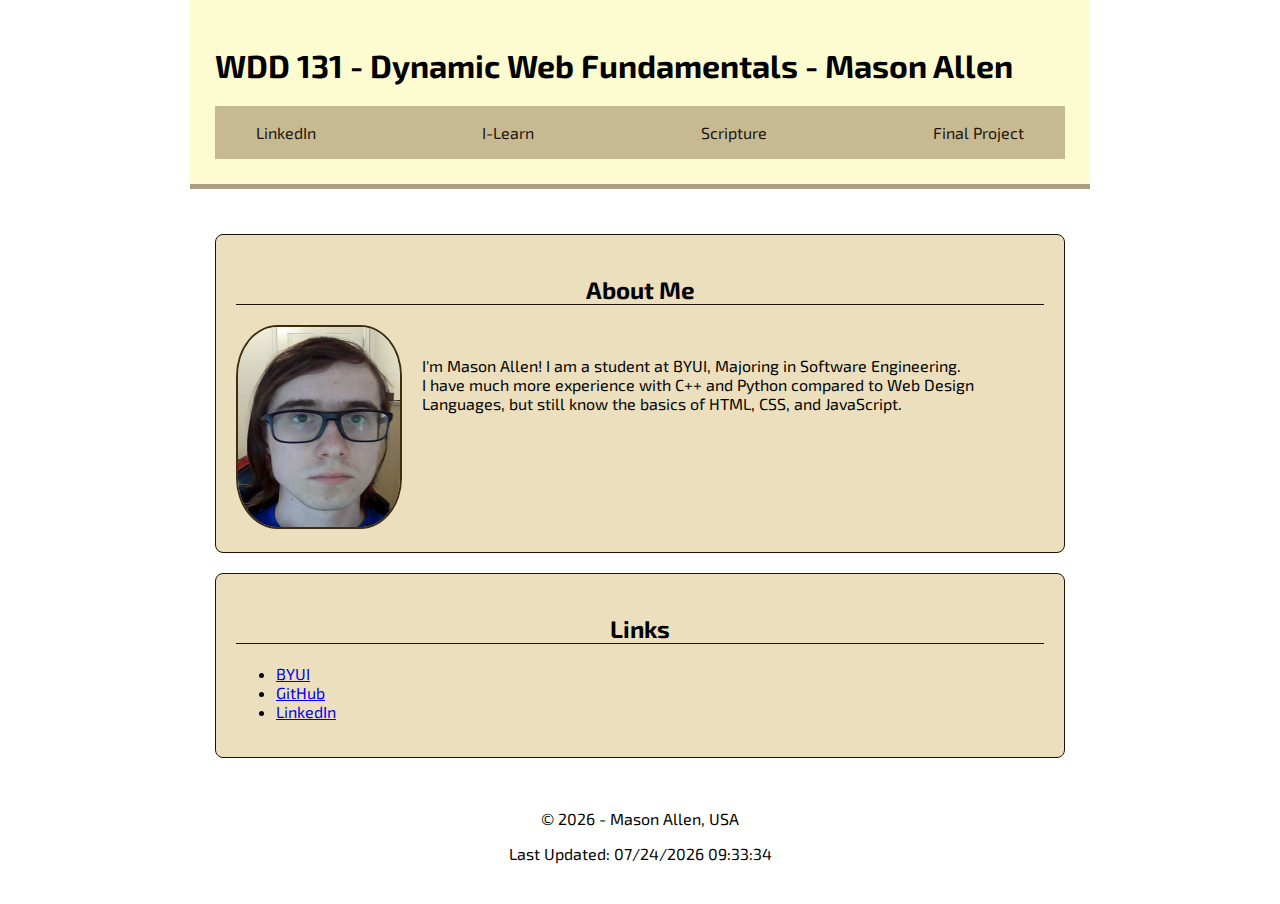
<file: index.html>
<!DOCTYPE html>
<html lang="en-US">

<head>
    <meta charset="utf-8">
    <meta name="viewport" content="width=device-width, initial-scale=1.0">
    <title>WDD 131 - Dynamic Web Fundamentals - Mason Allen</title>
    <meta name="description" content="Mason Allen's github site for WDD 131 - Dynamic Web Fundamentals.">
    <meta name="author" content="Mason Allen">
    <link rel="stylesheet" href="styles/base.css">
    <script src="scripts/getdates.js" defer></script>
    <link rel="preconnect" href="https://fonts.googleapis.com">
    <link rel="preconnect" href="https://fonts.gstatic.com" crossorigin>
    <link href="https://fonts.googleapis.com/css2?family=Exo+2:ital,wght@0,100..900;1,100..900&display=swap" rel="stylesheet">
</head>

<body>
    <header>
        <h1>WDD 131 - Dynamic Web Fundamentals - Mason Allen</h1>
        <nav>
            <ul>
                <li>
                    <a href="https://www.linkedin.com/" target="_blank">LinkedIn</a>
                </li>
                <li>
                    <a href="https://byui.instructure.com/" target="_blank">I-Learn</a>
                </li>
                <li>
                    <a href="https://www.churchofjesuschrist.org/study/scriptures/bofm/1-ne/8?lang=eng&id=p12#p12"
                        target="_blank">Scripture</a>
                </li>
                <li><a href="#" target="_blank">Final Project</a></li>
            </ul>
        </nav>
    </header>
    <main>
        <section class="card">
            <h2>About Me</h2>
            <img src="images/Me.jpg" alt="Mason Allen" class="profile" height="200">
            <p class="intro">
                I'm Mason Allen! I am a student at BYUI, Majoring in Software Engineering. <br>
                I have much more experience with C++ and Python compared to Web Design <br>
                Languages, but still know the basics of HTML, CSS, and JavaScript.
            </p>
        </section>
        <section class="card">
            <h2>Links</h2>
            <ul>
                <li>
                    <a href="https://www.byui.edu/"> BYUI </a>
                </li>
                <li>
                    <a href="https://www.github.com/Kaiharal">GitHub</a>
                </li>
                <li>
                    <a href="https://www.linkedin.com/">LinkedIn</a>
                </li>
            </ul>
        </section>
    </main>
    <footer>
        <p> &copy; <span id="currentYear"></span> - Mason Allen, USA</p>
        <p>Last Updated: <span id="lastModified"></span></p>
    </footer>
</body>

</html>
</file>
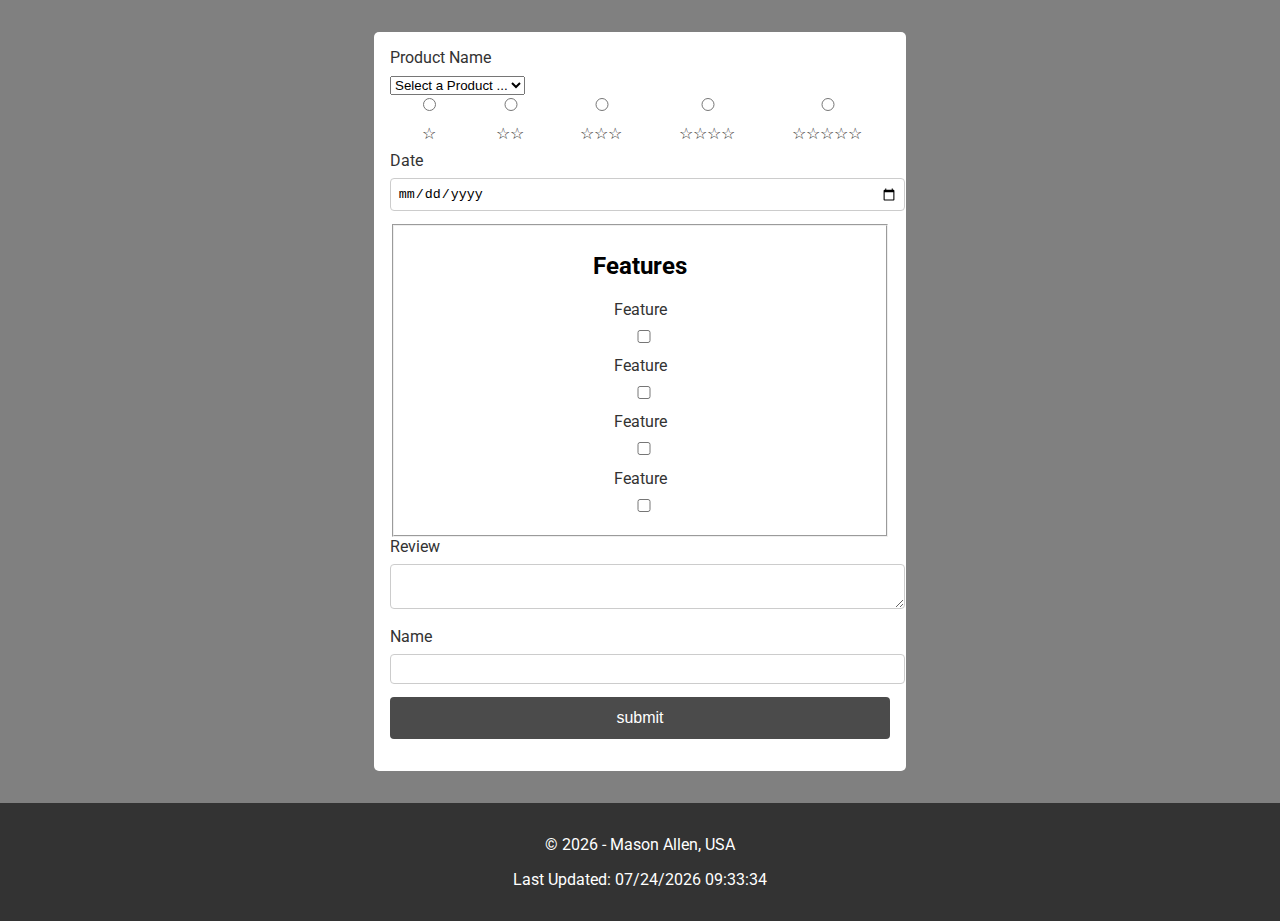
<file: form.html>
<!DOCTYPE html>
<html lang="en-US">

<head>
    <meta charset="UTF-8">
    <meta name="viewport" content="width=device-width, initial-scale=1.0">
    <title>Project Form Assignment</title>
    <meta name="description" content="Form">
    <meta name="author" content="Mason Allen">
    <link rel="stylesheet" href="styles/form.css">
    <script src="scripts/form.js" defer></script>
    <link rel="preconnect" href="https://fonts.googleapis.com">
    <link rel="preconnect" href="https://fonts.gstatic.com" crossorigin>
    <link href="https://fonts.googleapis.com/css2?family=Roboto&display=swap" rel="stylesheet">
</head>

<body>
    <header>

    </header>
    <main>

        <form action="review.html" method="get">
            <label for="productName">Product Name</label>
            <select id="productName" name="productName" required>
                <option value="" disabled selected>Select a Product ...</option>
            </select>

            <div class="rating">
                <div class="star">
                    <label for="rating1">☆</label>
                    <input type="radio" id="rating1" name="rating" value="1" required>
                </div>
                <div class="star">
                    <label for="rating2">☆☆</label>
                    <input type="radio" id="rating2" name="rating" value="2">
                </div>
                <div class="star">
                    <label for="rating3">☆☆☆</label>
                    <input type="radio" id="rating3" name="rating" value="3">
                </div>
                <div class="star">
                    <label for="rating4">☆☆☆☆</label>
                    <input type="radio" id="rating4" name="rating" value="4">
                </div>
                <div class="star">
                    <label for="rating5">☆☆☆☆☆</label>
                    <input type="radio" id="rating5" name="rating" value="5">
                </div>
            </div>

            <label for="Date">Date</label>
            <input type="date" id="Date">

            <fieldset>
                <h2>Features</h2>
                <label for="feature1">Feature</label>
                <input type="checkbox" id="feature1">
                <label for="feature2">Feature</label>
                <input type="checkbox" id="feature2">
                <label for="feature3">Feature</label>
                <input type="checkbox" id="feature3">
                <label for="feature4">Feature</label>
                <input type="checkbox" id="feature4">
            </fieldset>

            <label for="writtenReview">Review</label>
            <textarea id="writtenReview" name="writtenReview"></textarea>

            <label for="userName">Name</label>
            <input type="text" id="userName" name="userName">

            <input type="submit" value="submit">
        </form>


    </main>
    <footer>
        <p> &copy; <span id="currentYear"></span> - Mason Allen, USA</p>
        <p>Last Updated: <span id="lastModified"></span></p>
    </footer>

</body>

</html>
</file>
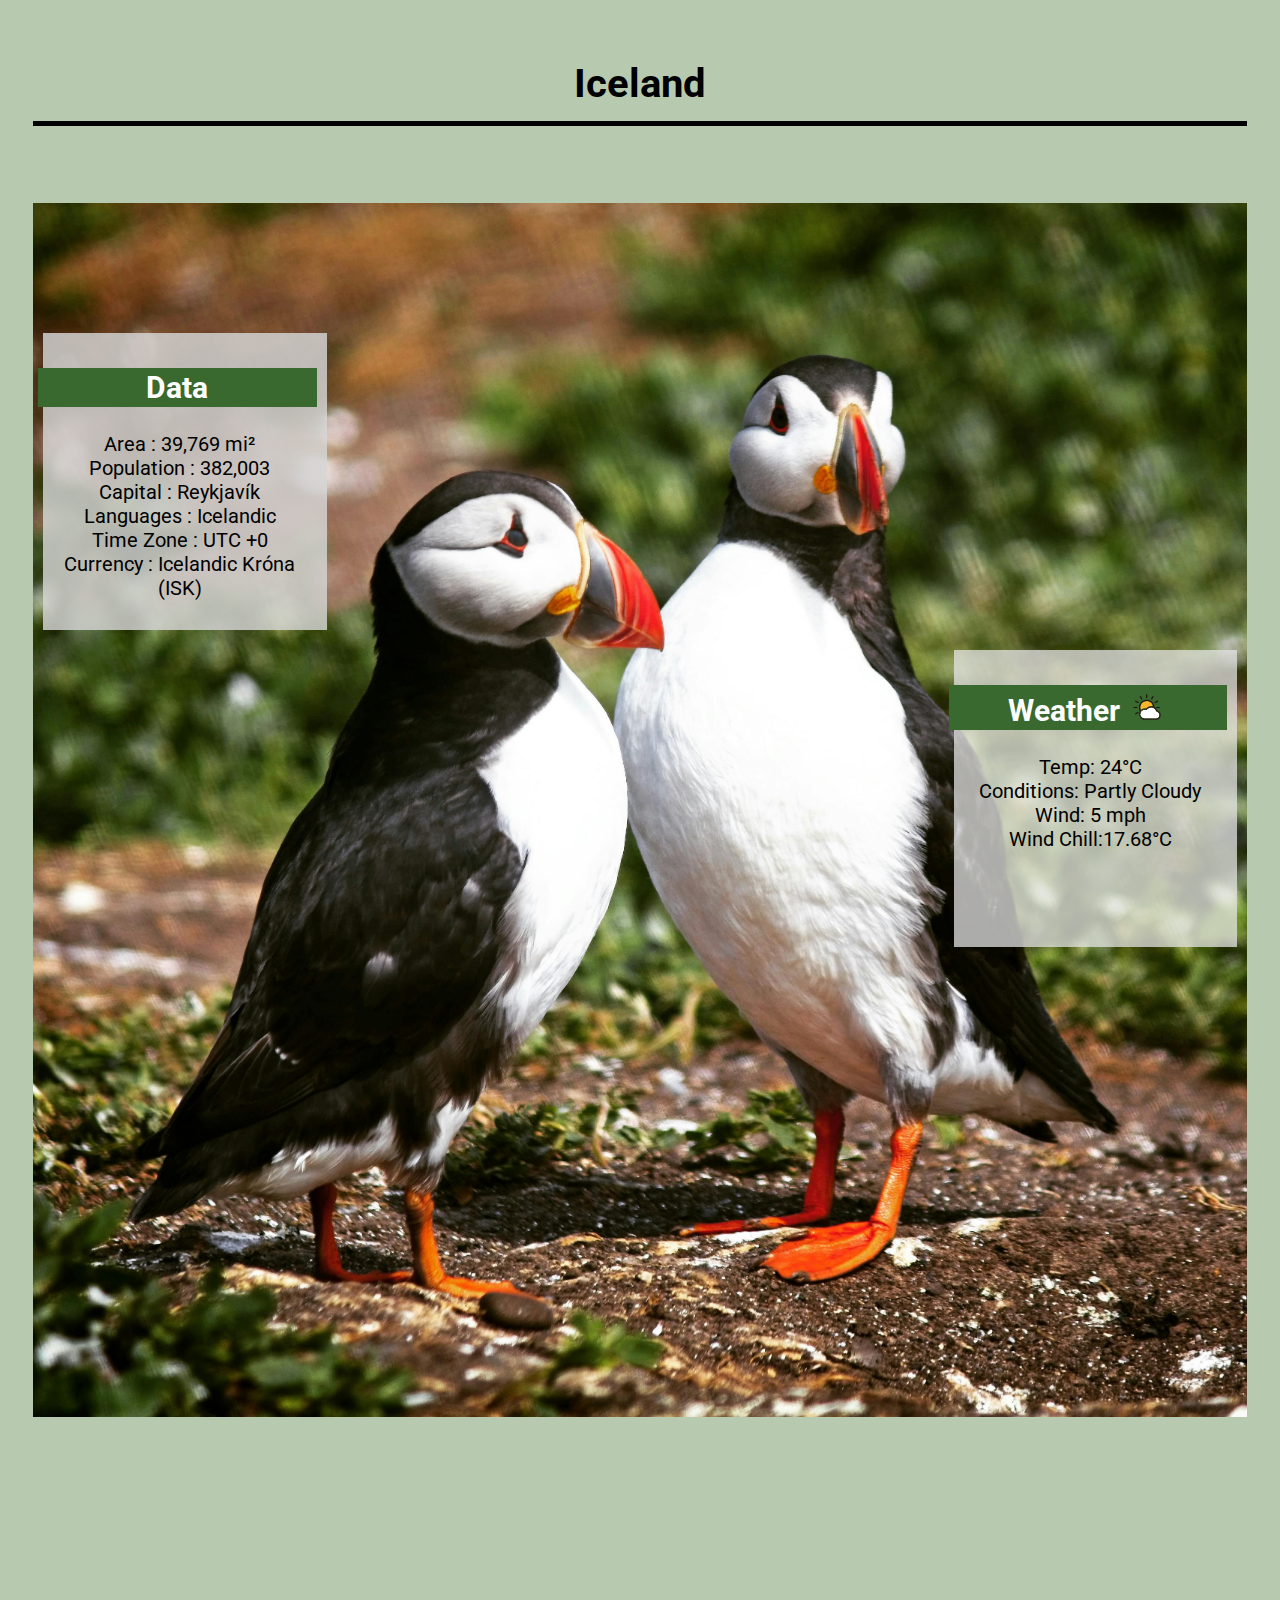
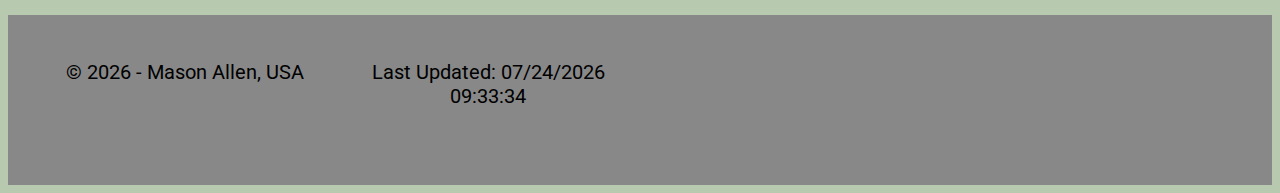
<file: place.html>
<!DOCTYPE html>
<html lang="en-US">

<head>
    <meta charset="UTF-8">
    <meta name="viewport" content="width=device-width, initial-scale=1">
    <meta name="description" content="Place Assignment">
    <meta name="author" content="Mason Allen">
    <link rel="stylesheet" href="styles/place.css">
    <link rel="stylesheet" href="styles/place-large.css">
    <title>Iceland Site- Place Assignment</title>
    <link rel="preconnect" href="https://fonts.googleapis.com">
    <link rel="preconnect" href="https://fonts.gstatic.com" crossorigin>
    <link href="https://fonts.googleapis.com/css2?family=Roboto:wght@100;400&display=swap" rel="stylesheet">
    <script src="scripts/getdates.js" defer></script>
    <script src="scripts/getWindChill.js" defer></script>
</head>

<body>

    <header>
        <h1>Iceland</h1>
    </header>

    <main>
        <img class="main-image" srcset=" images/puffin2.jpeg 3237w, images/Puffin.webp 1125w"
            sizes="(max-width: 1200px) 1200px" src="images/Puffin.webp" alt="Puffin in a field">
        <section class="data">
            <h2>Data</h2>
            <ul>
                <li>Area : 39,769 mi²</li>
                <li>Population : 382,003</li>
                <li>Capital : Reykjavík</li>
                <li>Languages : Icelandic</li>
                <li>Time Zone : UTC +0</li>
                <li>Currency : Icelandic Króna (ISK)</li>
            </ul>
        </section>
        <section class="weather">
            <h2>Weather <img src="images/weather.svg" alt="Weather icon"></h2>
            <ul>
                <li>Temp: 24°C</li>
                <li>Conditions: Partly Cloudy</li>
                <li>Wind: 5 mph</li>
                <li>Wind Chill:<span id="wind-chill">?</span></li>
            </ul>
        </section>
    </main>
    <footer>
        <p> &copy; <span id="currentYear"></span> - Mason Allen, USA</p>
        <p>Last Updated: <span id="lastModified"></span></p>
    </footer>


</body>

</html>
</file>
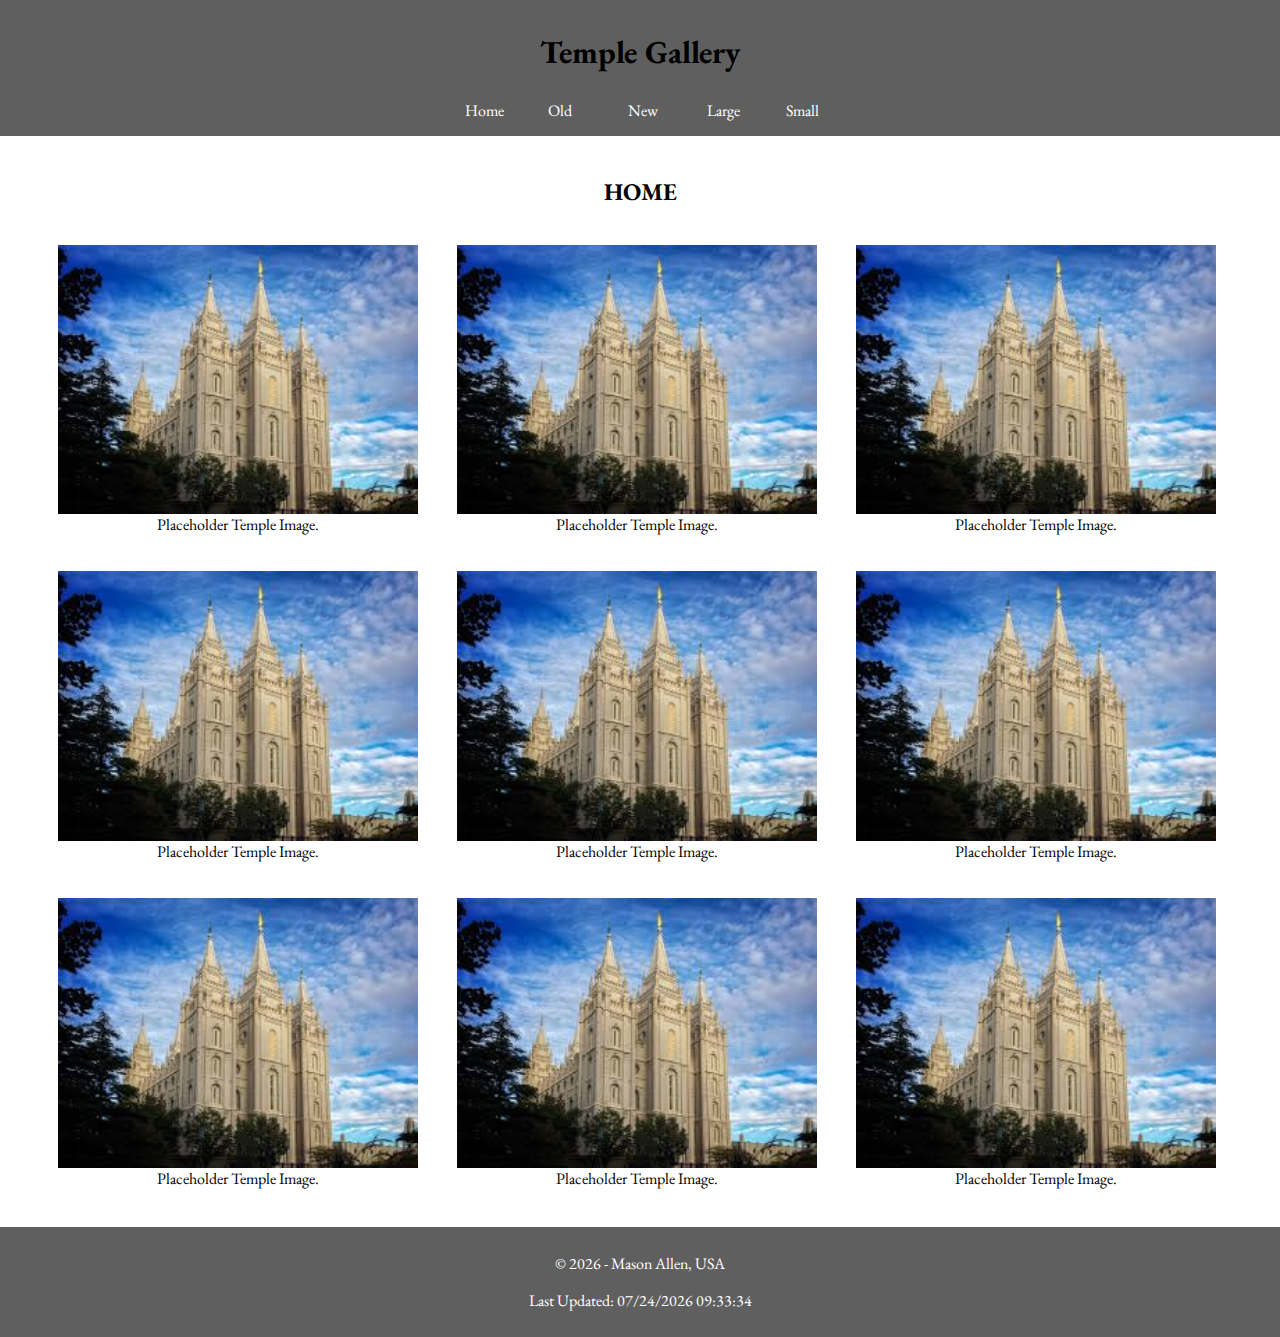
<file: temples.html>
<!DOCTYPE html>
<html lang="en-US">


<head>
    <meta charset="utf-8">
    <meta name="viewport" content="width=device-width, initial-scale=1.0">
    <title>Temple Gallery</title>
    <meta name="description" content=" week 02 assignment">
    <meta name="author" content="Mason Allen">
    <script src="scripts/getdates.js" defer></script>
    <link rel="stylesheet" href="styles/temples.css">
    <link rel="stylesheet" href="styles/temples-large.css">
    <link rel="preconnect" href="https://fonts.googleapis.com">
    <link rel="preconnect" href="https://fonts.gstatic.com" crossorigin>
    <link href="https://fonts.googleapis.com/css2?family=EB+Garamond&display=swap" rel="stylesheet">
    <script rel="script" src="scripts/temples.js"></script>
</head>

<body>
    <header>
        <h1>Temple Gallery</h1>
        <a href="javascript:void(0);" class="burger" onclick="toggleNav()">☰</a>
        <nav>
            <ul class="navigation" id="navigation">
                <li><a href="#">Home</a></li>
                <li><a href="#">Old</a></li>
                <li><a href="#">New</a></li>
                <li><a href="#">Large</a></li>
                <li><a href="#">Small</a></li>
            </ul>
        </nav>

    </header>

    <main>
        <h2>HOME</h2>
        <figure>
            <img src="images/temple_placeholder.jpg" alt="LDS Temple" />
            <figcaption>Placeholder Temple Image.</figcaption>
        </figure>
        <figure>
            <img src="images/temple_placeholder.jpg" alt="LDS Temple" />
            <figcaption>Placeholder Temple Image.</figcaption>
        </figure>
        <figure>
            <img src="images/temple_placeholder.jpg" alt="LDS Temple" />
            <figcaption>Placeholder Temple Image.</figcaption>
        </figure>
        <figure>
            <img src="images/temple_placeholder.jpg" alt="LDS Temple" />
            <figcaption>Placeholder Temple Image.</figcaption>
        </figure>
        <figure>
            <img src="images/temple_placeholder.jpg" alt="LDS Temple" />
            <figcaption>Placeholder Temple Image.</figcaption>
        </figure>
        <figure>
            <img src="images/temple_placeholder.jpg" alt="LDS Temple" />
            <figcaption>Placeholder Temple Image.</figcaption>
        </figure>
        <figure>
            <img src="images/temple_placeholder.jpg" alt="LDS Temple" />
            <figcaption>Placeholder Temple Image.</figcaption>
        </figure>
        <figure>
            <img src="images/temple_placeholder.jpg" alt="LDS Temple" />
            <figcaption>Placeholder Temple Image.</figcaption>
        </figure>
        <figure>
            <img src="images/temple_placeholder.jpg" alt="LDS Temple" />
            <figcaption>Placeholder Temple Image.</figcaption>
        </figure>


    </main>
    <footer>
        <p> &copy; <span id="currentYear"></span> - Mason Allen, USA</p>
        <p>Last Updated: <span id="lastModified"></span></p>
    </footer>
</body>

</html>
</file>
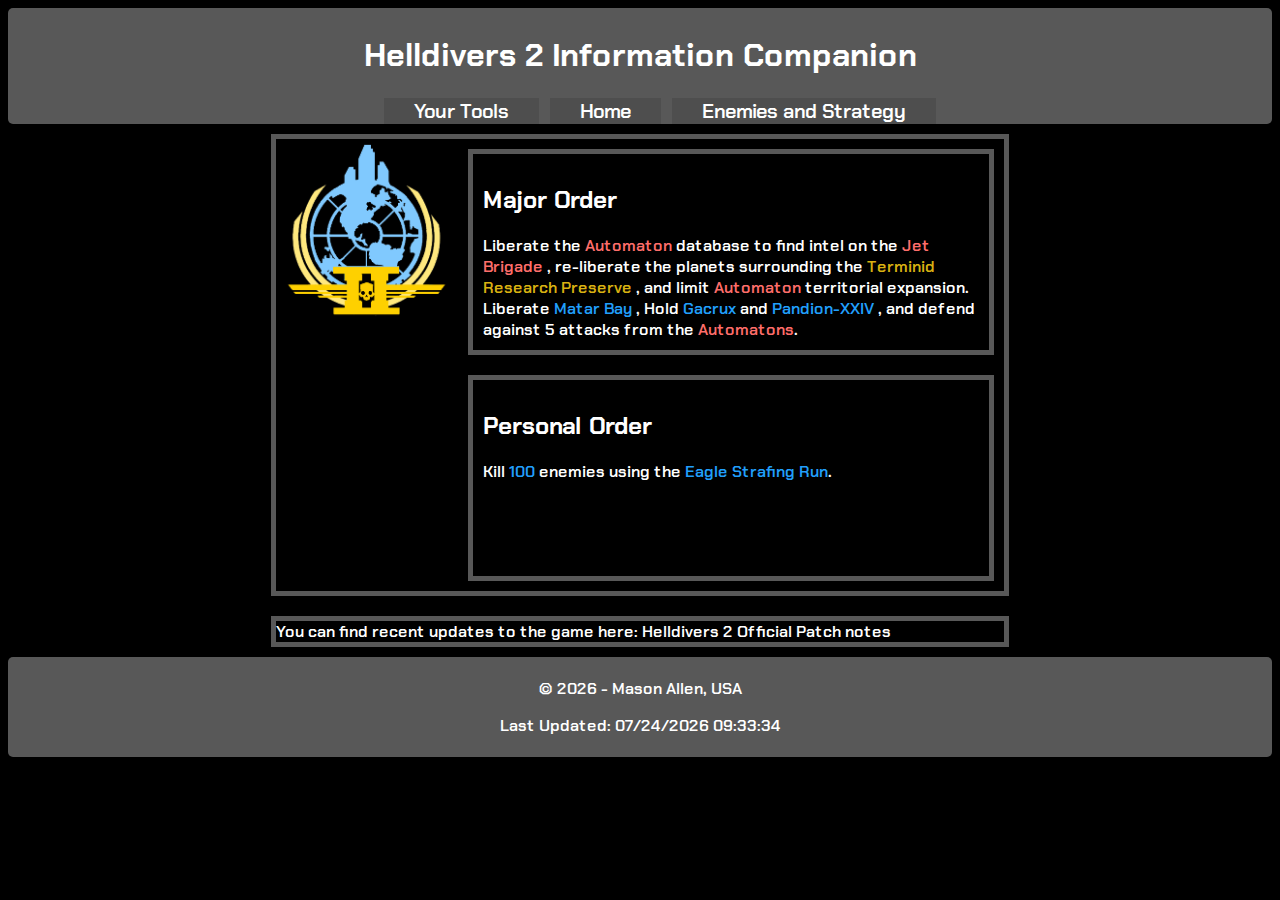
<file: project/project.html>
<!DOCTYPE html>
<html lang="en-US">

<head>
    <meta charset="UTF-8">
    <meta name="viewport" content="width=device-width, initial-scale=1.0">
    <title>WDD 130 Project Site</title>
    <meta name="description" content="A project site, for WDD 130. Centered around Helldivers 2.">
    <meta name="author" content="Mason Allen">
    <link rel="stylesheet" href="styles/project.css">
    <script src="scripts/info-array.js" defer></script>
    <script src="scripts/getdate.js" defer></script>
    <link rel="preconnect" href="https://fonts.googleapis.com">
    <link rel="preconnect" href="https://fonts.gstatic.com" crossorigin>
    <link href="https://fonts.googleapis.com/css2?family=Chakra+Petch:wght@600&display=swap" rel="stylesheet">

</head>

<body>
    <header>
        <h1>Helldivers 2 Information Companion</h1>
        <nav>
            <ul class="navigation" id="navigation">
                <li><a href="#">Your Tools</a></li>
                <li><a href="#">Home</a></li>
                <li><a href="#">Enemies and Strategy</a></li>
            </ul>
        </nav>
    </header>

    <main>
        <div class="homepage" id="homepage">

            <img src="images/Super_earth-jpeg.jpg" alt="Super Earth Symbol">

            <div id="majorOrder" class="major-order">
                <h2>Major Order</h2>
                <p>Liberate the</p>
                <p class="automaton-keyword">Automaton </p>
                <p>database to find intel on the</p>
                <p class="automaton-keyword">Jet Brigade</p>
                <p>, re-liberate the planets surrounding the</p>
                <p class="terminid-keyword">Terminid Research Preserve</p>
                <p>, and limit</p>
                <p class="automaton-keyword">Automaton </p>
                <p>territorial expansion. Liberate</p>
                <p class="SU-keyword">Matar Bay</p>
                <p>, Hold</p>
                <p class="SU-keyword">Gacrux</p>
                <p>and</p>
                <p class="SU-keyword">Pandion-XXIV</p>
                <p>, and defend against 5 attacks from the</p>
                <p class="automaton-keyword">Automatons</p>.
            </div>

            <div id="personalOrder" class="personal-order">
                <h2>Personal Order</h2>

                <p>Kill</p>
                <p class="SU-keyword"> 100</p>
                <p>enemies using the</p>
                <p class="SU-keyword"> Eagle Strafing Run</p>.
            </div>

        </div>

        <ul class="factions" id="factions">
            <li><a href="#">Terminids</a></li>
            <li><a href="#">Automatons</a></li>
            <li><a href="#">Objectives</a></li>
        </ul>
        <div id="infoBlock" class="info-block">

        </div>
    </main>

    <footer>
        <p> &copy; <span id="currentYear"></span> - Mason Allen, USA</p>
        <p>Last Updated: <span id="lastModified"></span></p>
    </footer>

</body>



</html>
</file>
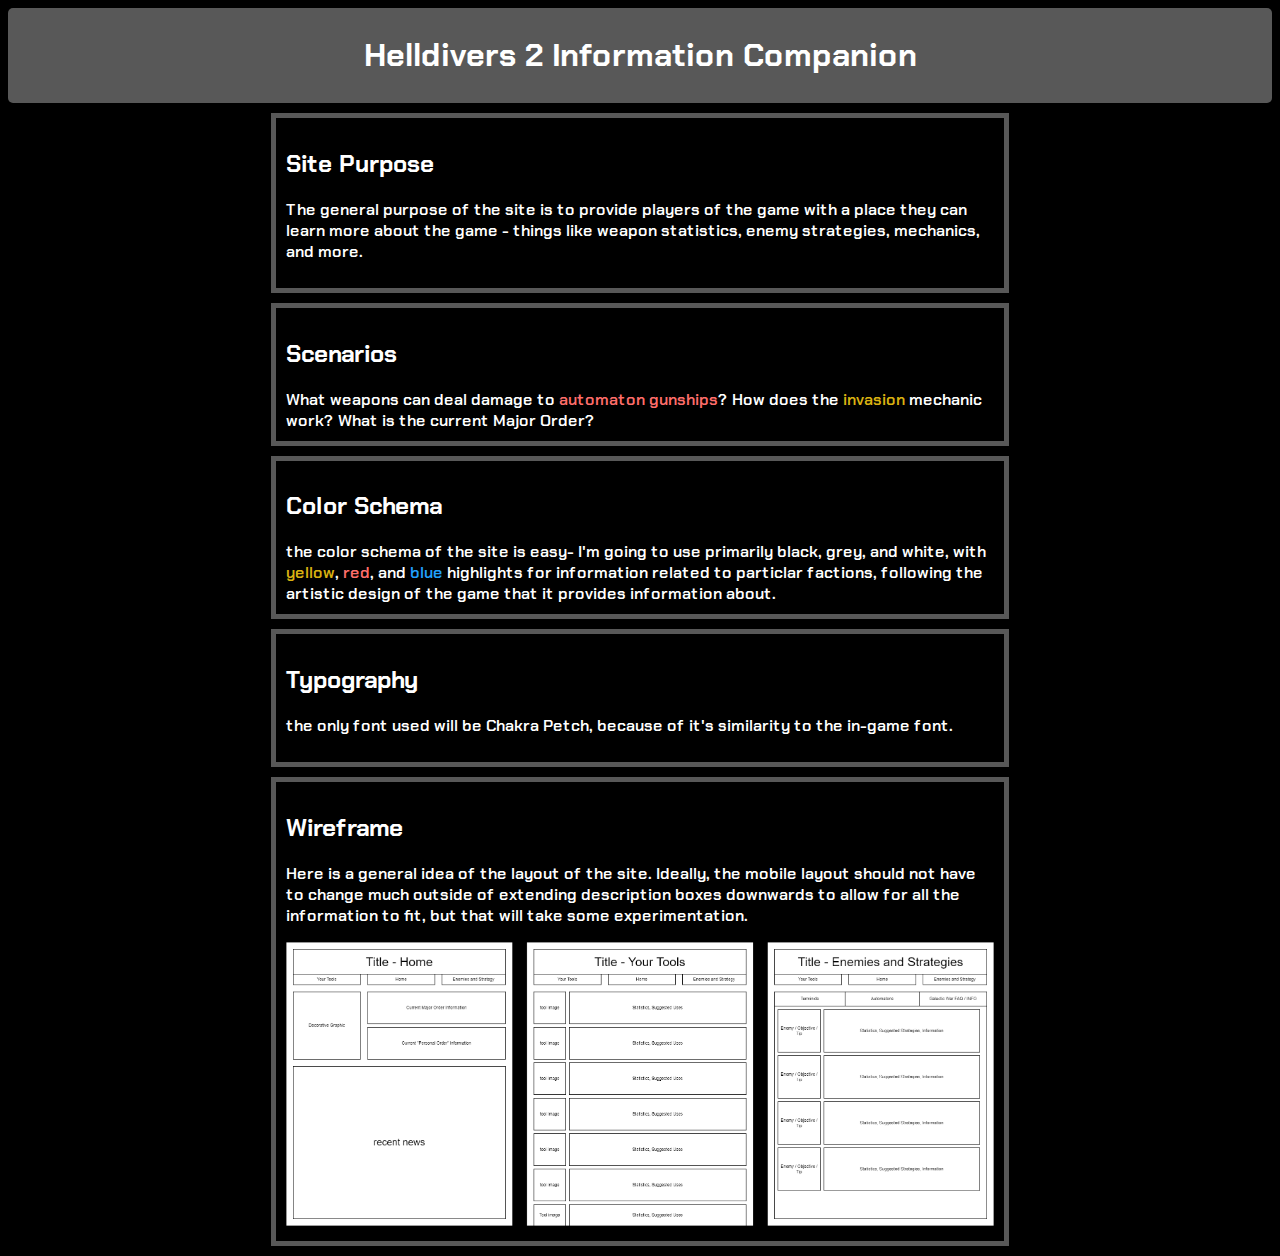
<file: project/siteplan.html>
<!DOCTYPE html>
<html lang="en-US">

<head>
    <meta charset="UTF-8">
    <meta name="viewport" content="width=device-width, initial-scale=1.0">
    <title>WDD 130 Project - Site Plan</title>
    <meta name="description" content="WDD 130 Project - Site Plan">
    <meta name="author" content="Mason Allen">
    <link rel="stylesheet" href="styles/site-plan.css">
    <link rel="preconnect" href="https://fonts.googleapis.com">
    <link rel="preconnect" href="https://fonts.gstatic.com" crossorigin>
    <link href="https://fonts.googleapis.com/css2?family=Chakra+Petch:wght@600&display=swap" rel="stylesheet">

</head>

<body>



    <header>
        <h1>Helldivers 2 Information Companion</h1>
        <!-- Site Title, probably need something shorter, but that gets the general idea across.-->
    </header>

    <main>
        <div class="purpose">
            <h2>Site Purpose</h2>
            <p> The general purpose of the site is to provide players of the game with a place they can learn more about
                the
                game - things like
                weapon statistics, enemy strategies, mechanics, and more.
            </p>
        </div>

        <div class="scenarios">
            <h2>Scenarios</h2>
            <p> What weapons can deal damage to
            <p class="automaton-keyword">automaton gunships</p>?</p>
            <p> How does the
            <p class="terminid-keyword">invasion</p> mechanic work?</p>
            <p> What is the current Major Order?</p>
        </div>

        <div class="color-schema">
            <h2> Color Schema</h2>
            <p> the color schema of the site is easy- I'm going to use primarily black, grey, and white, with</p>
            <p class="terminid-keyword"> yellow</p>,
            <p class="automaton-keyword">red</p>, and
            <p class="SU-keyword">blue</p> highlights for information related to particlar factions, following the
            artistic design of
            the game that it provides information about.</p>
        </div>

        <div class="typography">
            <h2>Typography</h2>
            <p> the only font used will be Chakra Petch, because of it's similarity to the in-game font. </p>
        </div>

        <div class="wireframe">
            <h2>Wireframe</h2>
            </hw>
            <p>Here is a general idea of the layout of the site. Ideally,
                the mobile layout should not have to change much outside of extending description boxes downwards to
                allow for all the information to fit, but
                that will take some experimentation.</p>
            <img src="images/wireframe.png" alt="Wireframe">
        </div>

    </main>

    <footer>

    </footer>

</body>

</html>
</file>
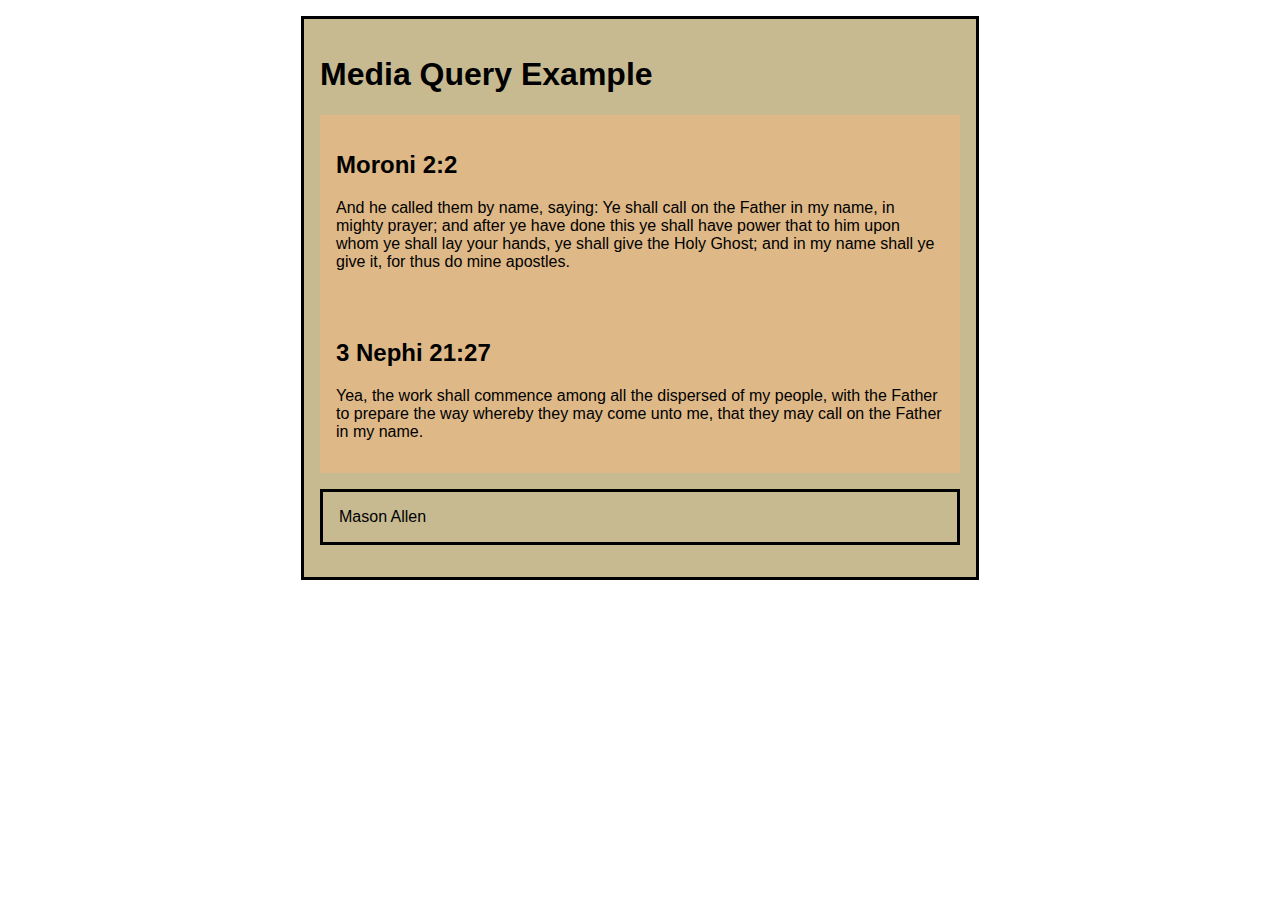
<file: week02/media-query.html>
<!DOCTYPE html>
<html lang="en-US">

<meta charset="utf-8">
<meta name="viewport" content="width=device-width, initial-scale=1.0">
<title>Media Query Example</title>
<meta name="description" content="week 02 prepare activity.">
<meta name="author" content="Mason Allen">
<link rel="preconnect" href="https://fonts.googleapis.com">
<link rel="preconnect" href="https://fonts.gstatic.com" crossorigin>
<link href="https://fonts.googleapis.com/css2?family=Roboto&display=swap" rel="stylesheet">
<link rel="stylesheet" href="styles/media-query.css">
<link rel="stylesheet" href="styles/media-query-large.css">

<body>
    <header>
        <h1>Media Query Example</h1>
        <section>
            <h2>Moroni 2:2</h2>
            <p>
                And he called them by name, saying:
                 Ye shall call on the Father in my name,
                 in mighty prayer; and after ye have done this ye
                 shall have power that to him upon whom ye shall 
                 lay your hands, ye shall give the Holy Ghost;
                 and in my name shall ye give it, for thus do mine apostles.
            </p>
        </section>
        <section>
            <h2>3 Nephi 21:27</h2>
            <p>Yea, the work shall commence among all the
                 dispersed of my people, with the Father to
                 prepare the way whereby they may come unto me,
                 that they may call on the Father in my name.</p>

        </section>
        <footer>Mason Allen</footer>
</body>

</html>
</file>
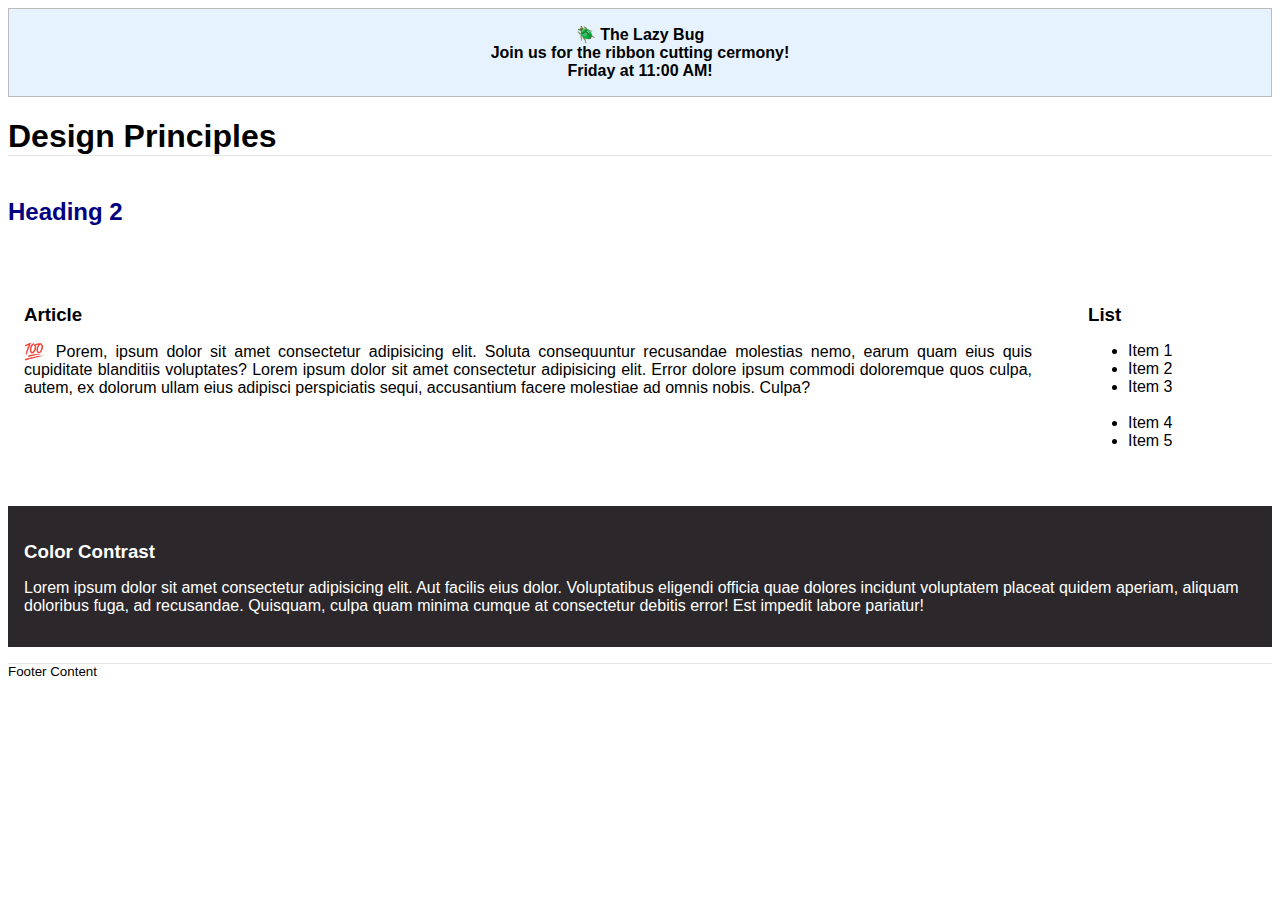
<file: week03/design.html>
<DOCTYPE! html>
    <html lang="en">

    <head>
        <link rel="stylesheet" href="styles/design.css">

    </head>

    <body>
        <header>
            <div class="banner">🪲 The Lazy Bug<br>Join us for the ribbon cutting cermony!<br>Friday at 11:00 AM!</div>
            <h1>Design Principles</h1>
        </header>
        <main>
            <h2>Heading 2</h2>
            <section>
                <h3>Article</h3>
                <article>
                    <p>💯 Porem, ipsum dolor sit amet consectetur adipisicing elit. Soluta consequuntur recusandae
                        molestias nemo, earum quam eius quis cupiditate blanditiis voluptates? Lorem ipsum dolor sit
                        amet consectetur adipisicing elit. Error dolore ipsum commodi doloremque quos culpa, autem, ex
                        dolorum ullam eius adipisci perspiciatis sequi, accusantium facere molestiae ad omnis nobis.
                        Culpa?</p>
                </article>
            </section>
            <section>
                <h3>List</h3>
                <ul>
                    <li>Item 1</li>
                    <li>Item 2</li>
                    <li>Item 3<br><br></li>
                    <li>Item 4</li>
                    <li>Item 5</li>
                </ul>
            </section>
            <div class="callout">
                <h3>Color Contrast</h3>
                <p>Lorem ipsum dolor sit amet consectetur adipisicing elit. Aut facilis eius dolor. Voluptatibus
                    eligendi officia quae dolores incidunt voluptatem placeat quidem aperiam, aliquam doloribus fuga, ad
                    recusandae. Quisquam, culpa quam minima cumque at consectetur debitis error! Est impedit labore
                    pariatur!</p>
            </div>
        </main>
        <footer>
            Footer Content
        </footer>
    </body>

    </html>
</file>
<file: styles/base.css>
body {
    font-family: "Exo 2", sans-serif;
    margin: 0;
    padding: 0;
    box-sizing: border-box;
}

header,
main,
footer {
    padding: 25px;
    max-width: 850px;
    margin: auto;
}

header {
    background-color: #faf8956e;
    border-bottom: 5px solid #ac9c84;
}

h2 {
    text-align: center;
    border-bottom: #1d1404 solid 1px;
}

nav {
    background-color: rgb(199, 186, 145);
    padding: 1px;
}

nav ul {
    display: flex;
    justify-content: space-between;
    list-style: none;
}

nav ul li {
    margin-right: 40px;
}

nav ul li a {
    text-decoration: none;
    color: #1a130f;
}

nav ul li a:hover {
    color: #fc0000;

}

.profile {
    width: 20%;
    border-radius: 25%;
    border-color: #3a2d12;
    border-width: 2px;
    border-style: solid;
}

.intro {
    float: right;
    padding-right: 70px;
    padding-top: 15px;

}

.card {
    margin-top: 20px;
    padding: 20px;
    border: 1px solid #1d1404;
    border-radius: 8px;
    background-color: #ebdfbd;
}

footer {
    padding-top: 10px;
    text-align: center;
}
</file>
<file: styles/form.css>
body {
    font-family: Roboto, sans-serif;
    margin: 0;
    padding: 0;
    background-color: grey;
  }

  footer {
    background-color: #333;
    color: #fff;
    text-align: center;
    padding: 1em 0;
  }
  
  form {
    max-width: 500px;
    margin: 2em auto;
    padding: 1em;
    background-color: white;
    border-radius: 5px;
  }
  
  label {
    display: block;
    margin-bottom: 0.5em;
    color: #333;
  }
  
  input,
  textarea {
    width: 100%;
    padding: 0.5em;
    margin-bottom: 1em;
    border: 1px solid #ccc;
    border-radius: 4px;
  }
  
  input[type="submit"] {
    background-color: #4b4b4b;
    color: #fff;
    border: none;
    cursor: pointer;
    padding: 0.75em 1.5em;
    font-size: 1em;
  }
  
  input[type="submit"]:hover {
    background-color: #555;
  }
  
  fieldset {
    text-align: center;
  }
  
  .rating {
    display: flex;
    justify-content: space-around;
  }
  
  .star{
    display: flex;
    flex-direction: column-reverse;
    align-items: center;
  }
</file>
<file: styles/place.css>
:root {
    font-family: 'Roboto', sans-serif;
    background-color: rgb(183, 202, 175);
    font-size: 20px;
}

@media screen and (max-width: 1200px) {

    header,
    main,
    footer {
        display: block;
        text-align: center;
        padding: 25px;
        margin: auto;
    }
}

h1 {
    border-bottom: 5px solid black;
}

.main-image {
    width: 100%
}

.weather {
    background-color: rgba(230, 230, 230, 0.74);
    margin: 10px;
    padding: 10px
}

.weather img {
    width: 40px;
    margin-bottom: -6px
}

li {
    margin-left: -50px;
}

.data {
    background-color: rgba(214, 214, 214, 0.822);
    margin: 10px;
    padding: 10px;
}

ul li {
    list-style-type: none;
}

h2 {
    background-color: rgb(58, 105, 47);
    padding: 2px;
    margin-left: -15px;
    color: white;

}

footer {
    background-color: rgb(136, 136, 136);
    color: black;
    text-align: center;

}
</file>
<file: styles/place-large.css>
@media screen and (min-width: 1200px) {

    header,
    main,
    footer {
        display: grid;
        grid-template-columns: 1fr 1fr 1fr 1fr;
        grid-template-rows: 120px 1fr 1fr 1fr 1fr ;
        text-align: center;
        padding: 25px;
        margin: auto;
    }

    .weather {
        grid-column: 4;
        grid-row: 3;
    }

    h1 {
        grid-column: 1/5;
    }

    .main-image {
        grid-column: 1/5;
    }
}
</file>
<file: styles/temples.css>
body {
    font-family: "EB Garamond", serif;
    font-weight: 400;
    margin: 0;
    padding: 0;
}



nav li {
    list-style-type: none;
    text-decoration: none;
    flex-basis: 5%;
    margin: 5px;
    padding-right: 5%;

}

h1 {
    text-align: center;
}

.burger {
    cursor: pointer;
    margin: 48%;
    font-size: 30px;
}

.navigation {
    display: none;
    justify-content: center;
}

a:link,
a:visited {
    text-decoration: none;
    color: white;
}

a:hover {
    text-decoration: none;
    color: blue;
}


header {
    background-color: rgb(95, 95, 95);
    padding: 10px;
}

h2 {
    text-align: center;
}

main {
    padding: 20px;
}

figcaption {
    text-align: center;
}

img {
    width: 100%;
    height: auto;
}

footer {
    background-color: rgb(95, 95, 95);
    color: #fff;
    text-align: center;
    padding: 10px;

}
</file>
<file: styles/temples-large.css>
@media screen and (min-width: 700px) {


    nav ul li {
        display: flex;

    }

    .navigation {
        display: flex;
        justify-content: center;

    }

    nav ul {
        max-width: 55%;
        margin: auto;
    }

    main {
        max-width: 1200px;
        margin: auto;
    }

    figure {
        display: inline-grid;
        width: 30%;
        margin: 1.5%;
    }

    img {
        width: 100%;
    }

    .burger {
        display: none;
    }

}
</file>
<file: project/styles/project.css>
body {
    background-color: black;
    font-family: "Chakra Petch", serif;
    font-weight: 600;
    font-style: normal;
    color: white;
}

header {
    background-color: #585858;
    padding: 5px;
    border-radius: 5px;
    text-align: center;
}

main {
    margin: auto;
    width: 60%;
}

.SU-keyword {
    color: #219ffb;
    display: inline;
}

.terminid-keyword {
    color: #d9b111;
    display: inline;
}

.automaton-keyword {
    color: #fe6d6a;
    display: inline;
}

.updates {
    display: inline;
}


.homepage {
    display: inline-grid;
    grid-template-columns: 25% 1fr;
    grid-template-rows: 1fr 1fr;
}

.homepage p {
    display: inline;
}

.major-order {
    grid-column: 2;
    grid-row: 1;
    padding: 10px;
}

.personal-order {
    grid-column: 2;
    grid-row: 2;
    padding: 10px;
}

.homepage img {
    grid-column: 1/2;
    grid-row: 1/3;
    width: 100%;
}

div {
    border: 5px solid #585858;
    margin: 10px;
}

ul {
    list-style-type: none;
    display: flex;
    justify-content: space-around;
    max-width: 45%;
    margin: auto;

}

ul li {
    background-color: rgb(78, 78, 78);
    padding-left: 30px;
    padding-right: 30px;
    margin-bottom: -5px;
    font-size: 20px;
}

li a {
    color: white;
    text-decoration: none;
}

li a:hover {
    color: #219ffb;
}

li a :visited {
    color: none;
}

li a :active {
    color: #d9b111;
}

.factions {
    display: none;
    justify-content: space-around;
    max-width: 45%;
    margin: auto;
    margin-top: 20px;
}

@media screen and (max-width: 1200px) {
    .homepage img {
        display: none;
    }

    .major-order,
    .personal-order {
        grid-column: 1/3;
    }

}

footer {
    background-color: #585858;
    padding: 5px;
    border-radius: 5px;
    text-align: center;

}
</file>
<file: project/styles/site-plan.css>
body {
  background-color: black;
  font-family: "Chakra Petch", serif;
  font-weight: 600;
  font-style: normal;
  color: white;
}

header {
  background-color: #585858;
  padding: 5px;
  border-radius: 5px;
  text-align: center;
}

main {
  margin: auto;
  width: 60%;
}


.SU-keyword {
  color: #219ffb;
  display: inline;
}

.terminid-keyword {
  color: #d9b111;
  display: inline;
}

.automaton-keyword {
  color: #fe6d6a;
  display: inline;
}

.color-schema p, .scenarios p {
  display: inline;
}

.wireframe img{
  max-width: 100%;
}
div {
  border: 5px solid #585858;
  margin: 10px;
  padding: 10px;
}
</file>
<file: week02/styles/media-query.css>
body {
    font-family: 'Robtero', sans-serif;
}

header,
main,
footer {
    max-width: 640px;
    margin: 1rem auto;
    border: 3px solid black;
    padding: 1rem;
    background-color: rgb(199, 186, 145);
}

main {
    display: grid;
    grid-template-columns: 1fr;
    grid-gap: 1rem;
}

section {
    padding: 1rem;
    background-color: burlywood;
}
</file>
<file: week02/styles/media-query-large.css>
body {
    font-family: 'Robtero', sans-serif;
}

header,
main,
footer {
    max-width: 640px;
    margin: 1rem auto;
    border: 3px solid black;
    padding: 1rem;
    background-color: rgb(199, 186, 145);
}

main {
    display: grid;
    grid-template-columns: 1fr 1fr;
    grid-gap: 1rem;
}

section {
    padding: 1rem;
    background-color: burlywood;
}
</file>
<file: week03/styles/design.css>
body {
    font-family: Roboto, helvetica, sans-serif;
}



div.banner {
    border: 1px solid #bbb;
    padding: 1rem;
    background-color: rgb(230, 243, 254);
    font-weight: 700;
    text-align: center;
}

h1 {
    border-bottom: 1px solid rgba(0, 0, 0, 0.1);
}

main {
    display: grid;
    grid-template-columns: 1fr 200px;
    grid-gap: 1.5rem;
}


h2 {
    color: navy;
    text-align: left;
    grid-column: 1/3;
}

h3 {
    margin-bottom: .5rem;
}

section {
    padding: 1rem;
}

article p {
    text-align: justify;
}

.callout {
    color: #ffffff;
    background-color: #2b272a;
    padding: 1rem;
    grid-column: 1/3
}

footer {
    margin-top: 1rem;
    border-top: 1px solid rgba(0, 0, 0, 0.1);
    font-size: smaller;
    text-align: left;
}
</file>
